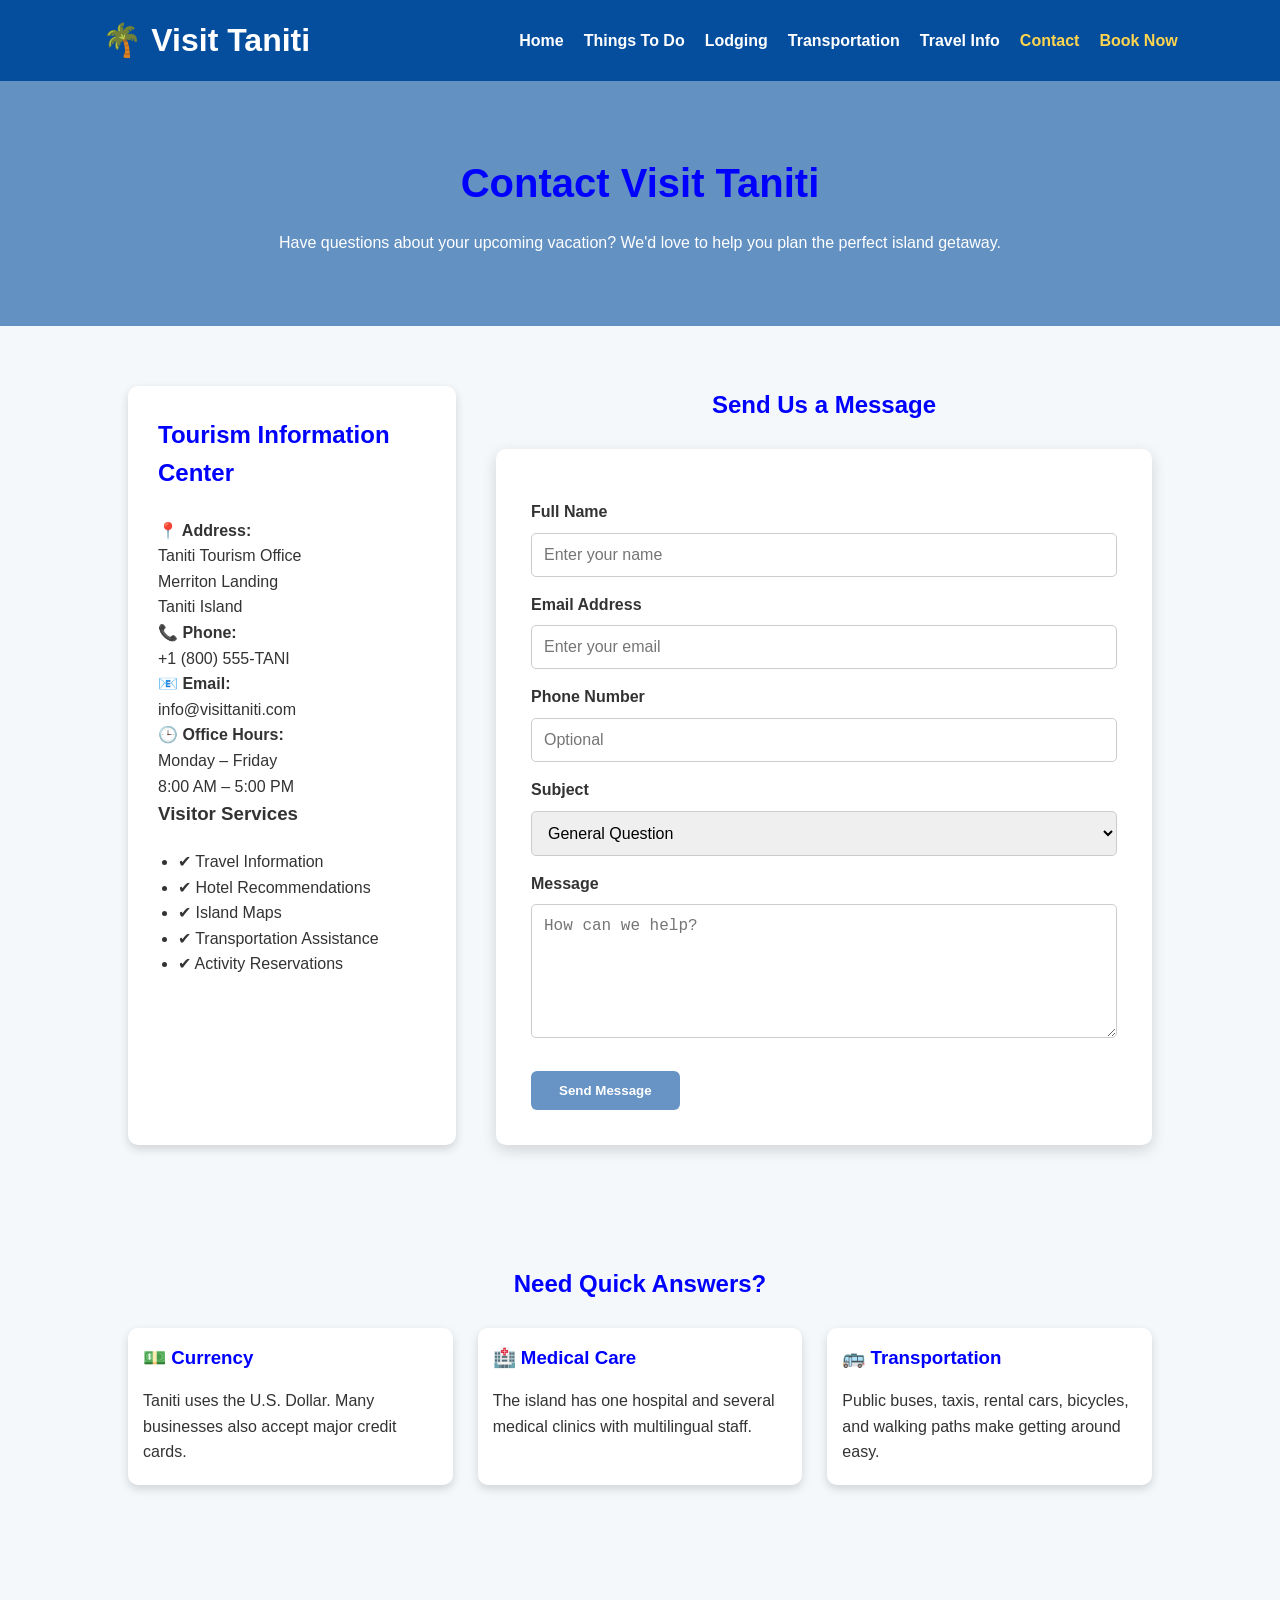
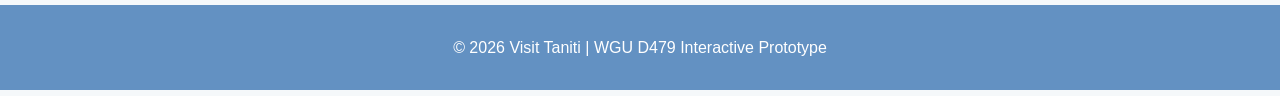
<file: contact.html>
<!DOCTYPE html>
<html lang="en">
<head>
    <meta charset="UTF-8">
    <meta name="viewport" content="width=device-width, initial-scale=1.0">
    <title>Contact Us | Visit Taniti</title>
    <link rel="stylesheet" href="style.css">
</head>

<body>

<header>
    <div class="logo">
        <h1>🌴 Visit Taniti</h1>
    </div>

    <nav>
        <ul>
            <li><a href="index.html">Home</a></li>
            <li><a href="entertainment.html">Things To Do</a></li>
            <li><a href="lodging.html">Lodging</a></li>
            <li><a href="transportation.html">Transportation</a></li>
            <li><a href="faq.html">Travel Info</a></li>
            <li><a href="contact.html" class="active">Contact</a></li>
            <li><a href="timetobook.html" class="active">Book Now</a></li>
        </ul>
    </nav>
</header>

<section class="page-banner">
    <h2>Contact Visit Taniti</h2>
    <p>
        Have questions about your upcoming vacation? We'd love to help you
        plan the perfect island getaway.
    </p>
</section>

<section class="contact-container">

    <div class="contact-info">

        <h2>Tourism Information Center</h2>

        <p><strong>📍 Address:</strong><br>
        Taniti Tourism Office<br>
        Merriton Landing<br>
        Taniti Island</p>

        <p><strong>📞 Phone:</strong><br>
        +1 (800) 555-TANI</p>

        <p><strong>📧 Email:</strong><br>
        info@visittaniti.com</p>

        <p><strong>🕒 Office Hours:</strong><br>
        Monday – Friday<br>
        8:00 AM – 5:00 PM</p>

        <h3>Visitor Services</h3>

        <ul>
            <li>✔ Travel Information</li>
            <li>✔ Hotel Recommendations</li>
            <li>✔ Island Maps</li>
            <li>✔ Transportation Assistance</li>
            <li>✔ Activity Reservations</li>
        </ul>

    </div>

    <div class="contact-form">

        <h2>Send Us a Message</h2>

        <form action="#" method="post">

            <label for="name">Full Name</label>
            <input
                type="text"
                id="name"
                name="name"
                placeholder="Enter your name"
                required>

            <label for="email">Email Address</label>
            <input
                type="email"
                id="email"
                name="email"
                placeholder="Enter your email"
                required>

            <label for="phone">Phone Number</label>
            <input
                type="tel"
                id="phone"
                name="phone"
                placeholder="Optional">

            <label for="subject">Subject</label>
            <select id="subject" name="subject">

                <option>General Question</option>
                <option>Hotel Information</option>
                <option>Transportation</option>
                <option>Tours & Activities</option>
                <option>Travel Assistance</option>

            </select>

            <label for="message">Message</label>

            <textarea
                id="message"
                name="message"
                rows="6"
                placeholder="How can we help?"
                required></textarea>

            <button type="submit" class="btn">
                Send Message
            </button>

        </form>

    </div>

</section>

<section class="faq-preview">

    <h2>Need Quick Answers?</h2>

    <div class="cards">

        <div class="card">
            <h3>💵 Currency</h3>
            <p>
                Taniti uses the U.S. Dollar. Many businesses also accept
                major credit cards.
            </p>
        </div>

        <div class="card">
            <h3>🏥 Medical Care</h3>
            <p>
                The island has one hospital and several medical clinics with
                multilingual staff.
            </p>
        </div>

        <div class="card">
            <h3>🚌 Transportation</h3>
            <p>
                Public buses, taxis, rental cars, bicycles, and walking
                paths make getting around easy.
            </p>
        </div>

    </div>

</section>

<footer>

    <p>
        © 2026 Visit Taniti | WGU D479 Interactive Prototype
    </p>

</footer>

<script src="script.js"></script>

</body>
</html>
</file>
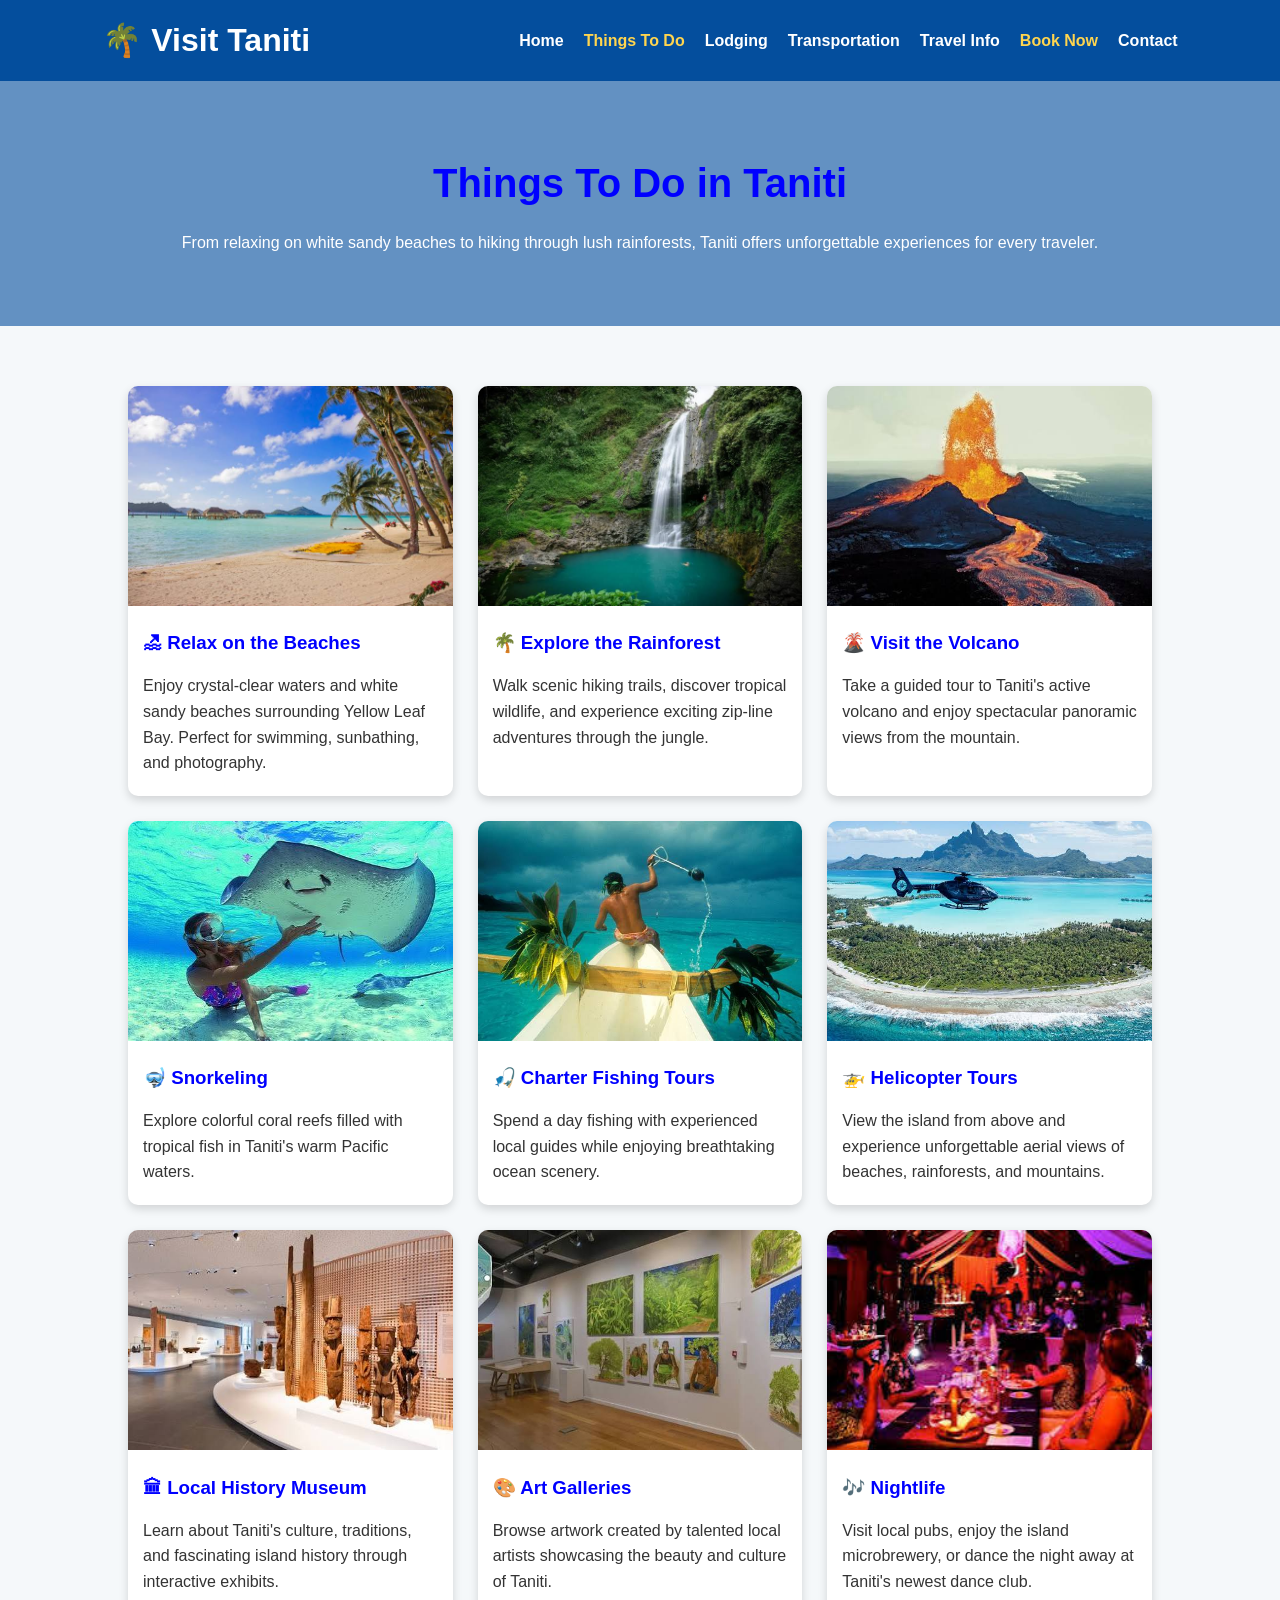
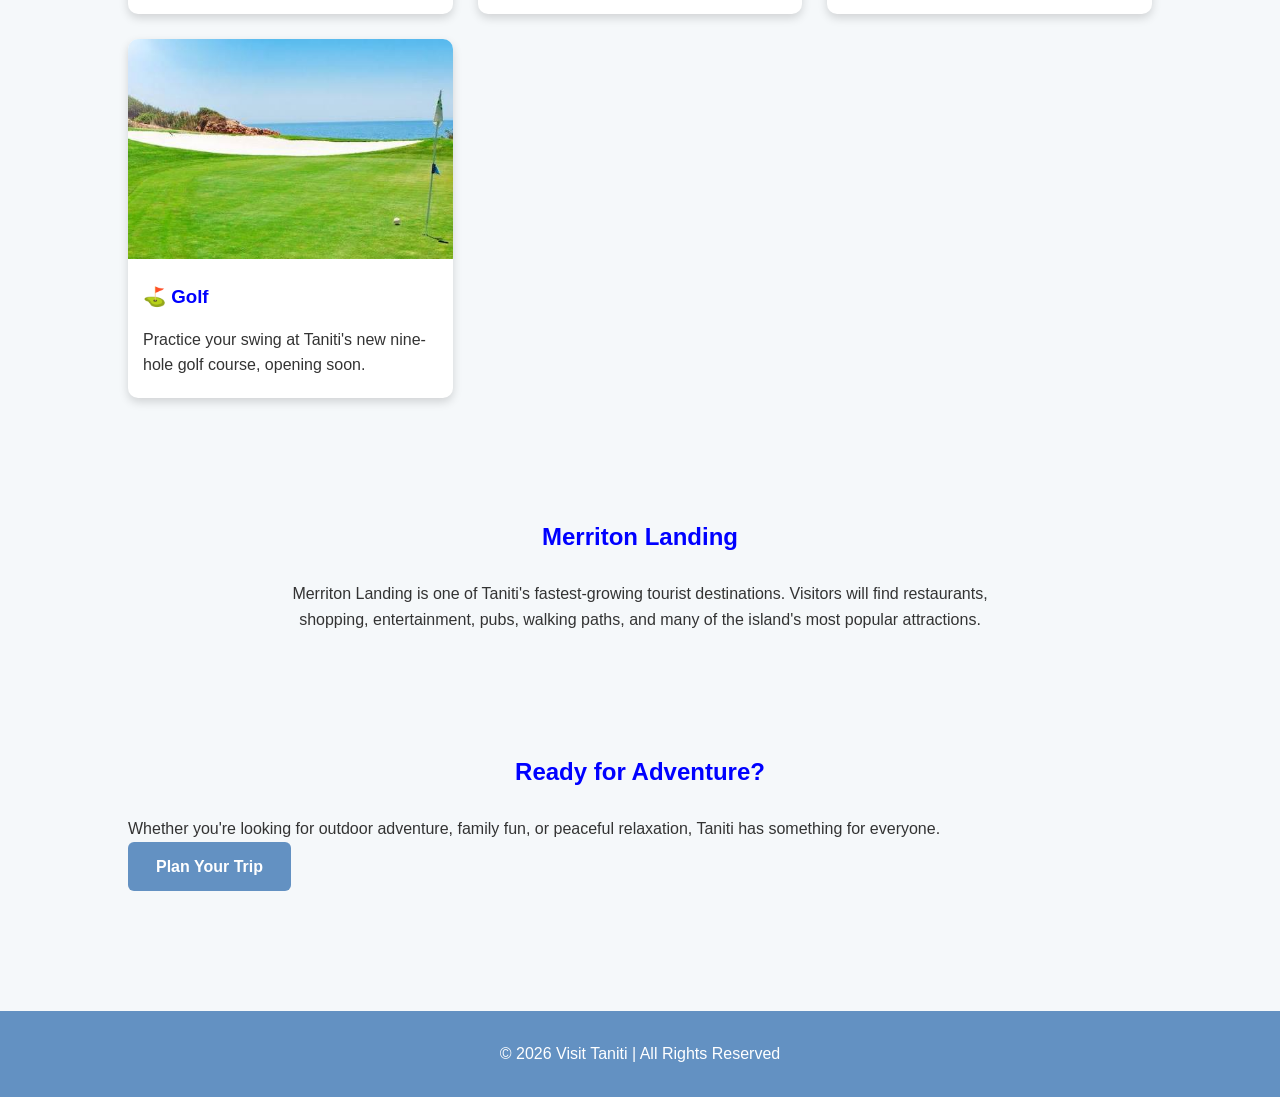
<file: entertainment.html>
<!DOCTYPE html>
<html lang="en">
<head>
    <meta charset="UTF-8">
    <meta name="viewport" content="width=device-width, initial-scale=1.0">
    <title>Things To Do | Visit Taniti</title>
    <link rel="stylesheet" href="style.css">
</head>

<body>

<header>
    <div class="logo">
        <h1>🌴 Visit Taniti</h1>
    </div>

    <nav>
        <ul>
            <li><a href="index.html">Home</a></li>
            <li><a href="entertainment.html" class="active">Things To Do</a></li>
            <li><a href="lodging.html">Lodging</a></li>
            <li><a href="transportation.html">Transportation</a></li>
            <li><a href="faq.html">Travel Info</a></li>
            <li><a href="timetobook.html" class="active">Book Now</a></li>
            <li><a href="contact.html">Contact</a></li>
        </ul>
    </nav>
</header>

<section class="page-banner">
    <h2>Things To Do in Taniti</h2>
    <p>
        From relaxing on white sandy beaches to hiking through lush rainforests,
        Taniti offers unforgettable experiences for every traveler.
    </p>
</section>

<section class="activities">

    <div class="card">
        <img src="images/beach.jpeg" alt="Beautiful beach">
        <h3>🏖 Relax on the Beaches</h3>
        <p>
            Enjoy crystal-clear waters and white sandy beaches surrounding
            Yellow Leaf Bay. Perfect for swimming, sunbathing, and photography.
        </p>
    </div>

    <div class="card">
        <img src="images/rainforest.jpeg" alt="Rainforest">
        <h3>🌴 Explore the Rainforest</h3>
        <p>
            Walk scenic hiking trails, discover tropical wildlife,
            and experience exciting zip-line adventures through the jungle.
        </p>
    </div>

    <div class="card">
        <img src="images/volcano.jpeg" alt="Volcano">
        <h3>🌋 Visit the Volcano</h3>
        <p>
            Take a guided tour to Taniti's active volcano and enjoy
            spectacular panoramic views from the mountain.
        </p>
    </div>

    <div class="card">
        <img src="images/snorkeling.jpeg" alt="Snorkeling">
        <h3>🤿 Snorkeling</h3>
        <p>
            Explore colorful coral reefs filled with tropical fish in
            Taniti's warm Pacific waters.
        </p>
    </div>

    <div class="card">
        <img src="images/fishing.jpeg" alt="Fishing">
        <h3>🎣 Charter Fishing Tours</h3>
        <p>
            Spend a day fishing with experienced local guides while enjoying
            breathtaking ocean scenery.
        </p>
    </div>

    <div class="card">
        <img src="images/helicopter.jpeg" alt="Helicopter Tour">
        <h3>🚁 Helicopter Tours</h3>
        <p>
            View the island from above and experience unforgettable aerial
            views of beaches, rainforests, and mountains.
        </p>
    </div>

    <div class="card">
        <img src="images/museum.jpeg" alt="Museum">
        <h3>🏛 Local History Museum</h3>
        <p>
            Learn about Taniti's culture, traditions, and fascinating island
            history through interactive exhibits.
        </p>
    </div>

    <div class="card">
        <img src="images/art.jpeg" alt="Art Gallery">
        <h3>🎨 Art Galleries</h3>
        <p>
            Browse artwork created by talented local artists showcasing the
            beauty and culture of Taniti.
        </p>
    </div>

    <div class="card">
        <img src="images/nightlife.jpeg" alt="Nightlife">
        <h3>🎶 Nightlife</h3>
        <p>
            Visit local pubs, enjoy the island microbrewery,
            or dance the night away at Taniti's newest dance club.
        </p>
    </div>

    <div class="card">
        <img src="images/golf.jpeg" alt="Golf Course">
        <h3>⛳ Golf</h3>
        <p>
            Practice your swing at Taniti's new nine-hole golf course,
            opening soon.
        </p>
    </div>

</section>

<section class="featured">

    <h2>Merriton Landing</h2>

    <p>
        Merriton Landing is one of Taniti's fastest-growing tourist destinations.
        Visitors will find restaurants, shopping, entertainment, pubs,
        walking paths, and many of the island's most popular attractions.
    </p>

</section>

<section class="cta">

    <h2>Ready for Adventure?</h2>

    <p>
        Whether you're looking for outdoor adventure, family fun,
        or peaceful relaxation, Taniti has something for everyone.
    </p>

    <a href="contact.html" class="btn">Plan Your Trip</a>

</section>

<footer>

    <p>
        © 2026 Visit Taniti | All Rights Reserved
    </p>

</footer>

</body>
</html>
</file>
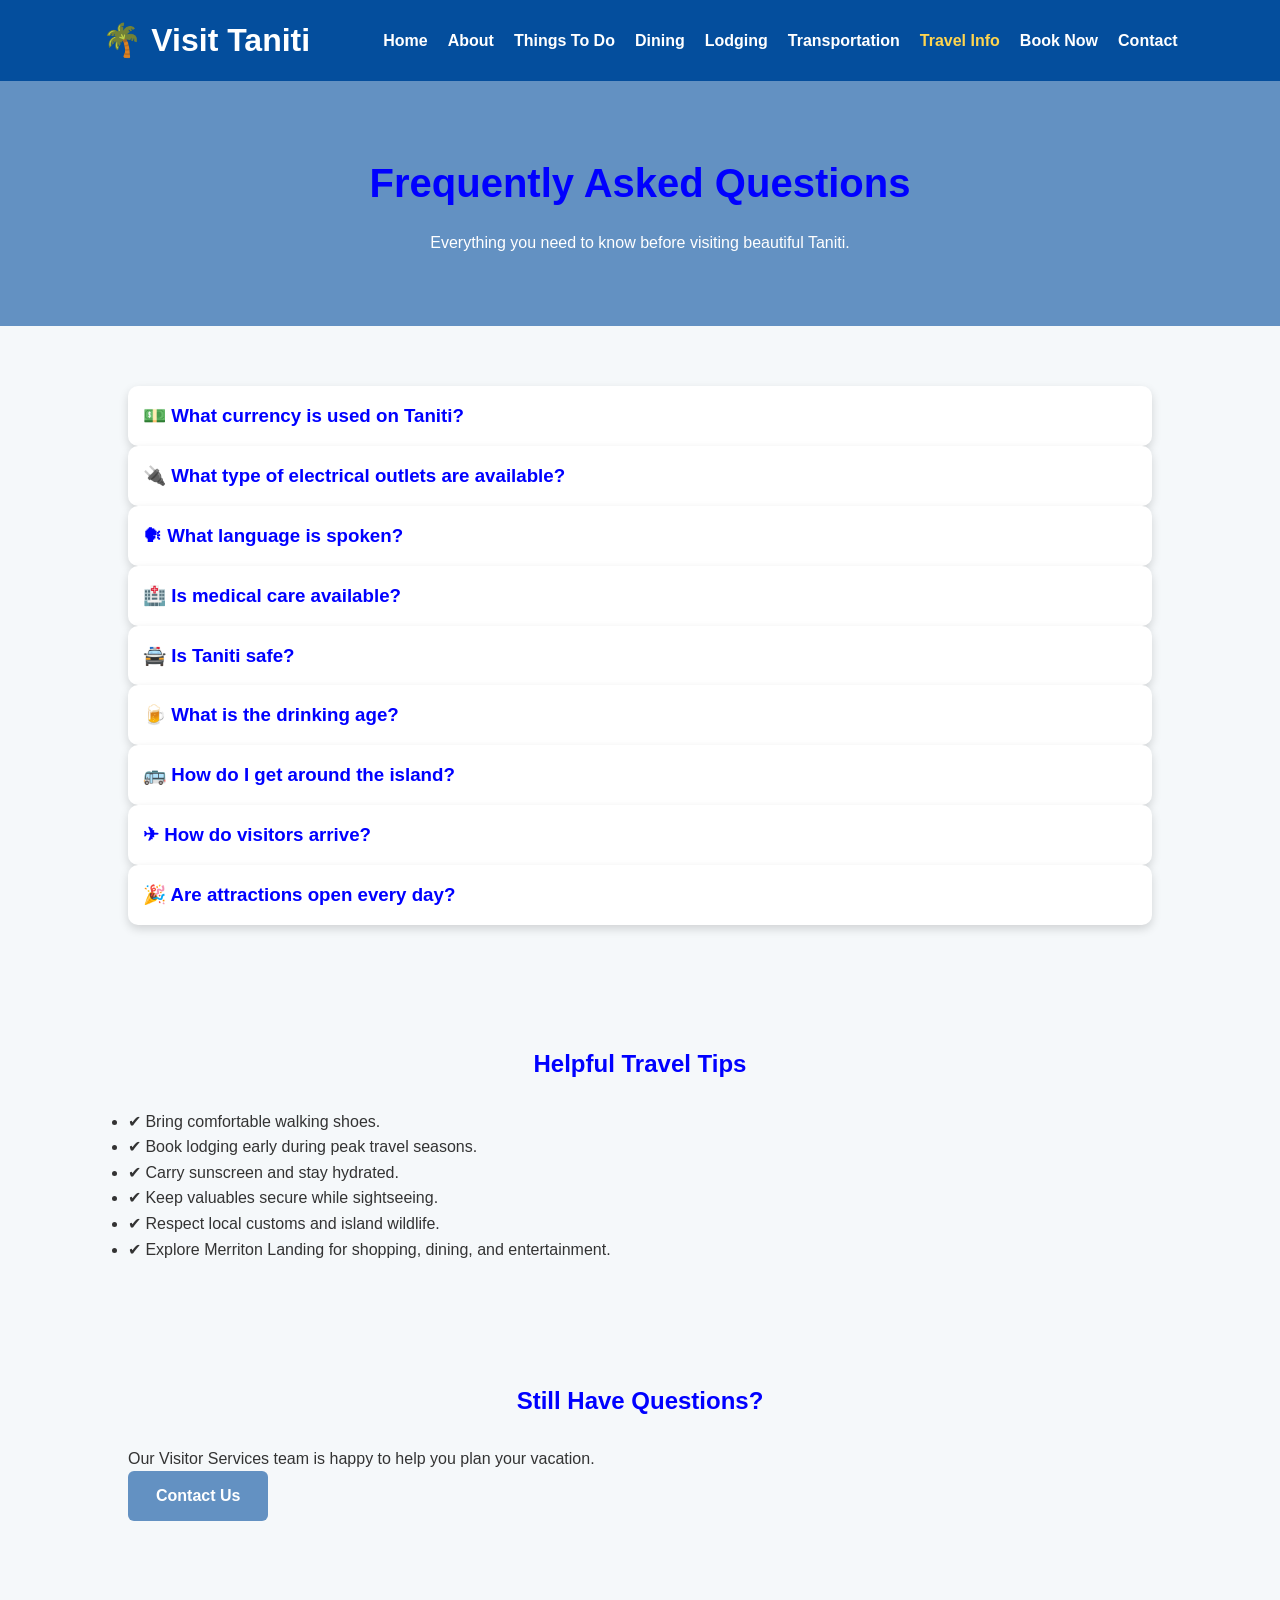
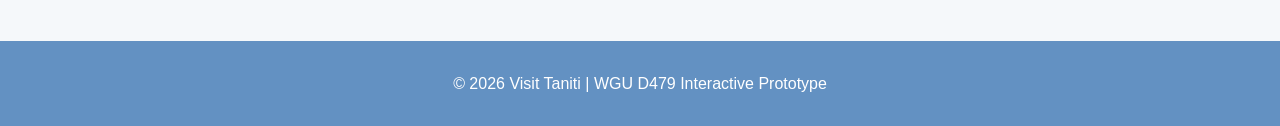
<file: faq.html>
<!DOCTYPE html>
<html lang="en">
<head>
    <meta charset="UTF-8">
    <meta name="viewport" content="width=device-width, initial-scale=1.0">
    <title>Travel Information | Visit Taniti</title>
    <link rel="stylesheet" href="style.css">
</head>

<body>

<header>

    <div class="logo">
        <h1>🌴 Visit Taniti</h1>
    </div>

    <nav>
        <ul>
            <li><a href="index.html">Home</a></li>
            <li><a href="about.html">About</a></li>
            <li><a href="attractions.html">Things To Do</a></li>
            <li><a href="dining.html">Dining</a></li>
            <li><a href="lodging.html">Lodging</a></li>
            <li><a href="transportation.html">Transportation</a></li>
            <li><a href="faq.html" class="active">Travel Info</a></li>
            <li><a href="timetobook.html">Book Now</a></li>
            <li><a href="contact.html">Contact</a></li>
        </ul>
    </nav>

</header>

<section class="page-banner">

    <h2>Frequently Asked Questions</h2>

    <p>
        Everything you need to know before visiting beautiful Taniti.
    </p>

</section>

<section class="faq-section">

    <div class="card">

        <h3>💵 What currency is used on Taniti?</h3>

        <p>
            Taniti uses the <strong>U.S. Dollar (USD)</strong>. Many businesses
            also accept major credit cards, euros, and Japanese yen.
        </p>

    </div>

    <div class="card">

        <h3>🔌 What type of electrical outlets are available?</h3>

        <p>
            Power outlets are 120 volts, the same standard used in the United States.
        </p>

    </div>

    <div class="card">

        <h3>🗣 What language is spoken?</h3>

        <p>
            Many younger Tanitians speak fluent English. In rural areas,
            English may be less common among older residents.
        </p>

    </div>

    <div class="card">

        <h3>🏥 Is medical care available?</h3>

        <p>
            Yes. Taniti has one hospital and several medical clinics.
            The hospital has multilingual employees to assist visitors.
        </p>

    </div>

    <div class="card">

        <h3>🚔 Is Taniti safe?</h3>

        <p>
            Taniti is considered a very safe destination.
            Violent crime is rare, but visitors should remain aware of
            occasional pickpocketing in busy tourist areas.
        </p>

    </div>

    <div class="card">

        <h3>🍺 What is the drinking age?</h3>

        <p>
            The legal drinking age is 18.
            Alcohol is not sold or served between midnight and 9:00 a.m.
        </p>

    </div>

    <div class="card">

        <h3>🚌 How do I get around the island?</h3>

        <p>
            Visitors can travel using public buses, taxis, rental cars,
            bicycles, or by walking through Taniti City and Merriton Landing.
        </p>

    </div>

    <div class="card">

        <h3>✈ How do visitors arrive?</h3>

        <p>
            Most visitors arrive by airplane.
            A small cruise ship also docks at Yellow Leaf Bay once each week.
        </p>

    </div>

    <div class="card">

        <h3>🎉 Are attractions open every day?</h3>

        <p>
            Taniti celebrates many national holidays.
            Some attractions and restaurants may close during holidays,
            so visitors should plan ahead.
        </p>

    </div>

</section>

<section class="travel-tips">

    <h2>Helpful Travel Tips</h2>

    <ul>

        <li>✔ Bring comfortable walking shoes.</li>

        <li>✔ Book lodging early during peak travel seasons.</li>

        <li>✔ Carry sunscreen and stay hydrated.</li>

        <li>✔ Keep valuables secure while sightseeing.</li>

        <li>✔ Respect local customs and island wildlife.</li>

        <li>✔ Explore Merriton Landing for shopping, dining, and entertainment.</li>

    </ul>

</section>

<section class="cta">

    <h2>Still Have Questions?</h2>

    <p>
        Our Visitor Services team is happy to help you plan your vacation.
    </p>

    <a href="contact.html" class="btn">
        Contact Us
    </a>

</section>

<footer>

    <p>
        © 2026 Visit Taniti | WGU D479 Interactive Prototype
    </p>

</footer>

<script src="script.js"></script>

</body>
</html>
</file>
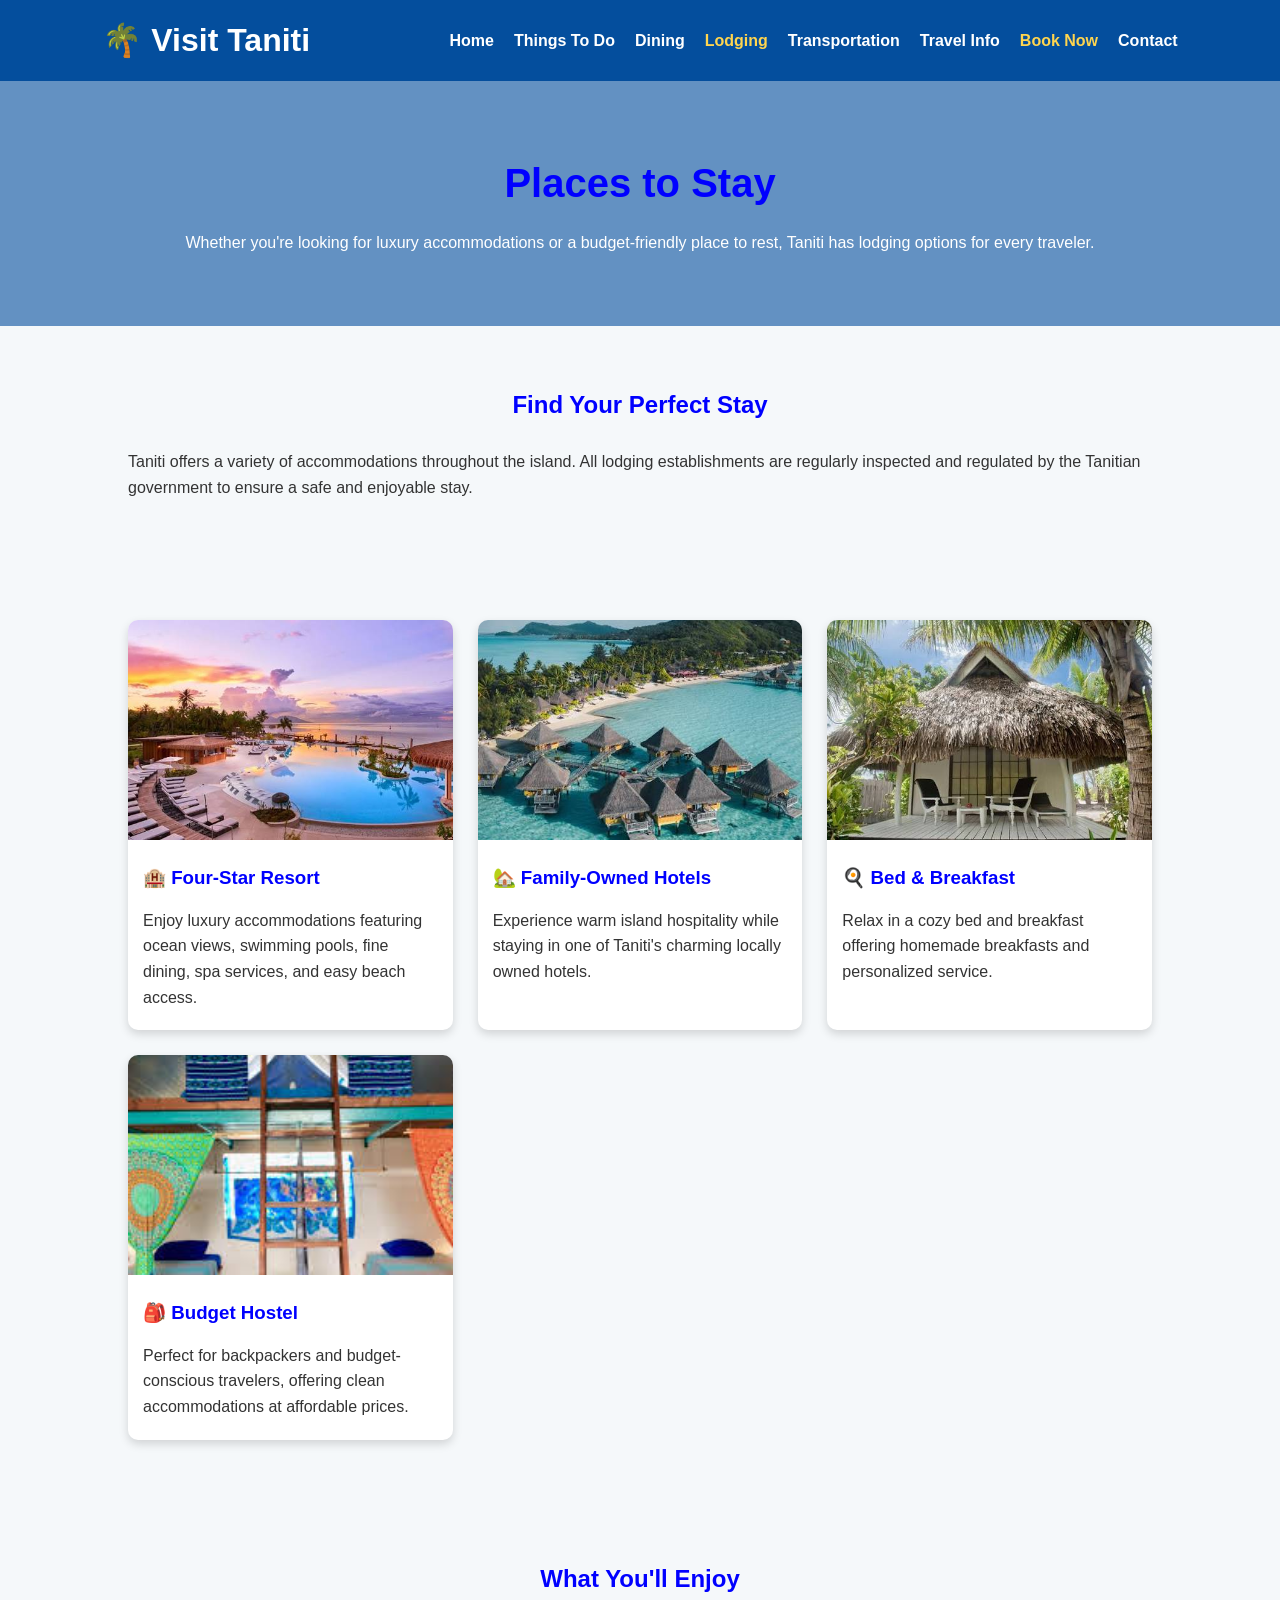
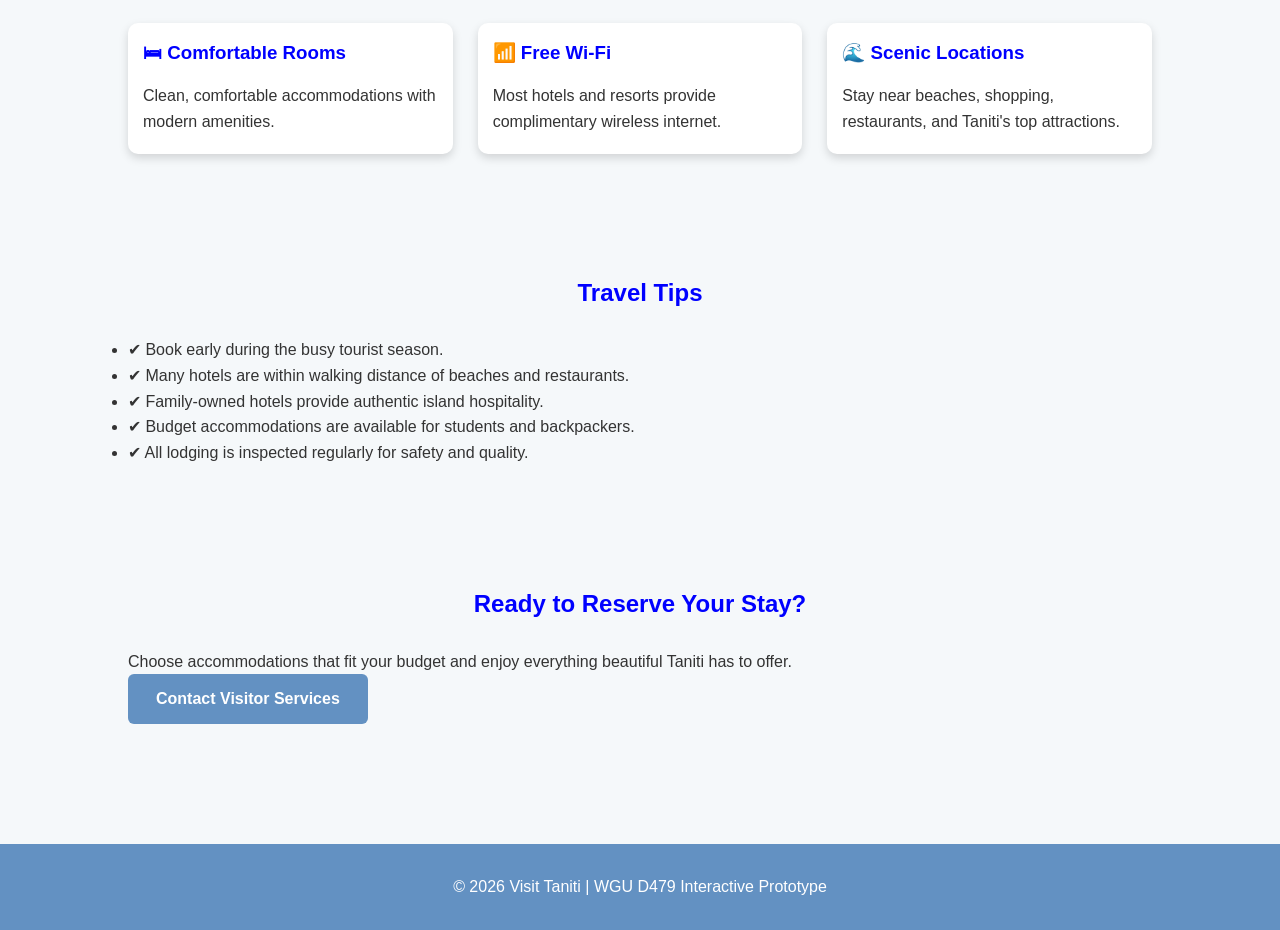
<file: lodging.html>
<!DOCTYPE html>
<html lang="en">
<head>
    <meta charset="UTF-8">
    <meta name="viewport" content="width=device-width, initial-scale=1.0">
    <title>Lodging | Visit Taniti</title>
    <link rel="stylesheet" href="style.css">
</head>

<body>

<header>
    <div class="logo">
        <h1>🌴 Visit Taniti</h1>
    </div>

    <nav>
        <ul>
            <li><a href="index.html">Home</a></li>
            <li><a href="entertationment.html">Things To Do</a></li>
            <li><a href="dining.html">Dining</a></li>
            <li><a href="lodging.html" class="active">Lodging</a></li>
            <li><a href="transportation.html">Transportation</a></li>
            <li><a href="faq.html">Travel Info</a></li>
            <li><a href="timetobook.html" class="active">Book Now</a></li>
            <li><a href="contact.html">Contact</a></li>
        </ul>
    </nav>
</header>

<section class="page-banner">
    <h2>Places to Stay</h2>
    <p>
        Whether you're looking for luxury accommodations or a budget-friendly
        place to rest, Taniti has lodging options for every traveler.
    </p>
</section>

<section class="lodging-intro">

    <h2>Find Your Perfect Stay</h2>

    <p>
        Taniti offers a variety of accommodations throughout the island.
        All lodging establishments are regularly inspected and regulated by
        the Tanitian government to ensure a safe and enjoyable stay.
    </p>

</section>

<section class="lodging-grid">

    <div class="card">
        <img src="images/resort.jpeg" alt="Luxury beach resort">
        <h3>🏨 Four-Star Resort</h3>
        <p>
            Enjoy luxury accommodations featuring ocean views,
            swimming pools, fine dining, spa services,
            and easy beach access.
        </p>
    </div>

    <div class="card">
        <img src="images/hotel.jpeg" alt="Family-owned hotel">
        <h3>🏡 Family-Owned Hotels</h3>
        <p>
            Experience warm island hospitality while staying
            in one of Taniti's charming locally owned hotels.
        </p>
    </div>

    <div class="card">
        <img src="images/bnb.jpeg" alt="Bed and Breakfast">
        <h3>🍳 Bed & Breakfast</h3>
        <p>
            Relax in a cozy bed and breakfast offering
            homemade breakfasts and personalized service.
        </p>
    </div>

    <div class="card">
        <img src="images/hostel.jpeg" alt="Budget hostel">
        <h3>🎒 Budget Hostel</h3>
        <p>
            Perfect for backpackers and budget-conscious travelers,
            offering clean accommodations at affordable prices.
        </p>
    </div>

</section>

<section class="amenities">

    <h2>What You'll Enjoy</h2>

    <div class="cards">

        <div class="card">
            <h3>🛏 Comfortable Rooms</h3>
            <p>
                Clean, comfortable accommodations with modern amenities.
            </p>
        </div>

        <div class="card">
            <h3>📶 Free Wi-Fi</h3>
            <p>
                Most hotels and resorts provide complimentary wireless internet.
            </p>
        </div>

        <div class="card">
            <h3>🌊 Scenic Locations</h3>
            <p>
                Stay near beaches, shopping, restaurants,
                and Taniti's top attractions.
            </p>
        </div>

    </div>

</section>

<section class="booking-tips">

    <h2>Travel Tips</h2>

    <ul>
        <li>✔ Book early during the busy tourist season.</li>
        <li>✔ Many hotels are within walking distance of beaches and restaurants.</li>
        <li>✔ Family-owned hotels provide authentic island hospitality.</li>
        <li>✔ Budget accommodations are available for students and backpackers.</li>
        <li>✔ All lodging is inspected regularly for safety and quality.</li>
    </ul>

</section>

<section class="cta">

    <h2>Ready to Reserve Your Stay?</h2>

    <p>
        Choose accommodations that fit your budget and enjoy everything
        beautiful Taniti has to offer.
    </p>

    <a href="contact.html" class="btn">
        Contact Visitor Services
    </a>

</section>

<footer>

    <p>
        © 2026 Visit Taniti | WGU D479 Interactive Prototype
    </p>

</footer>

<script src="script.js"></script>

</body>
</html>
</file>
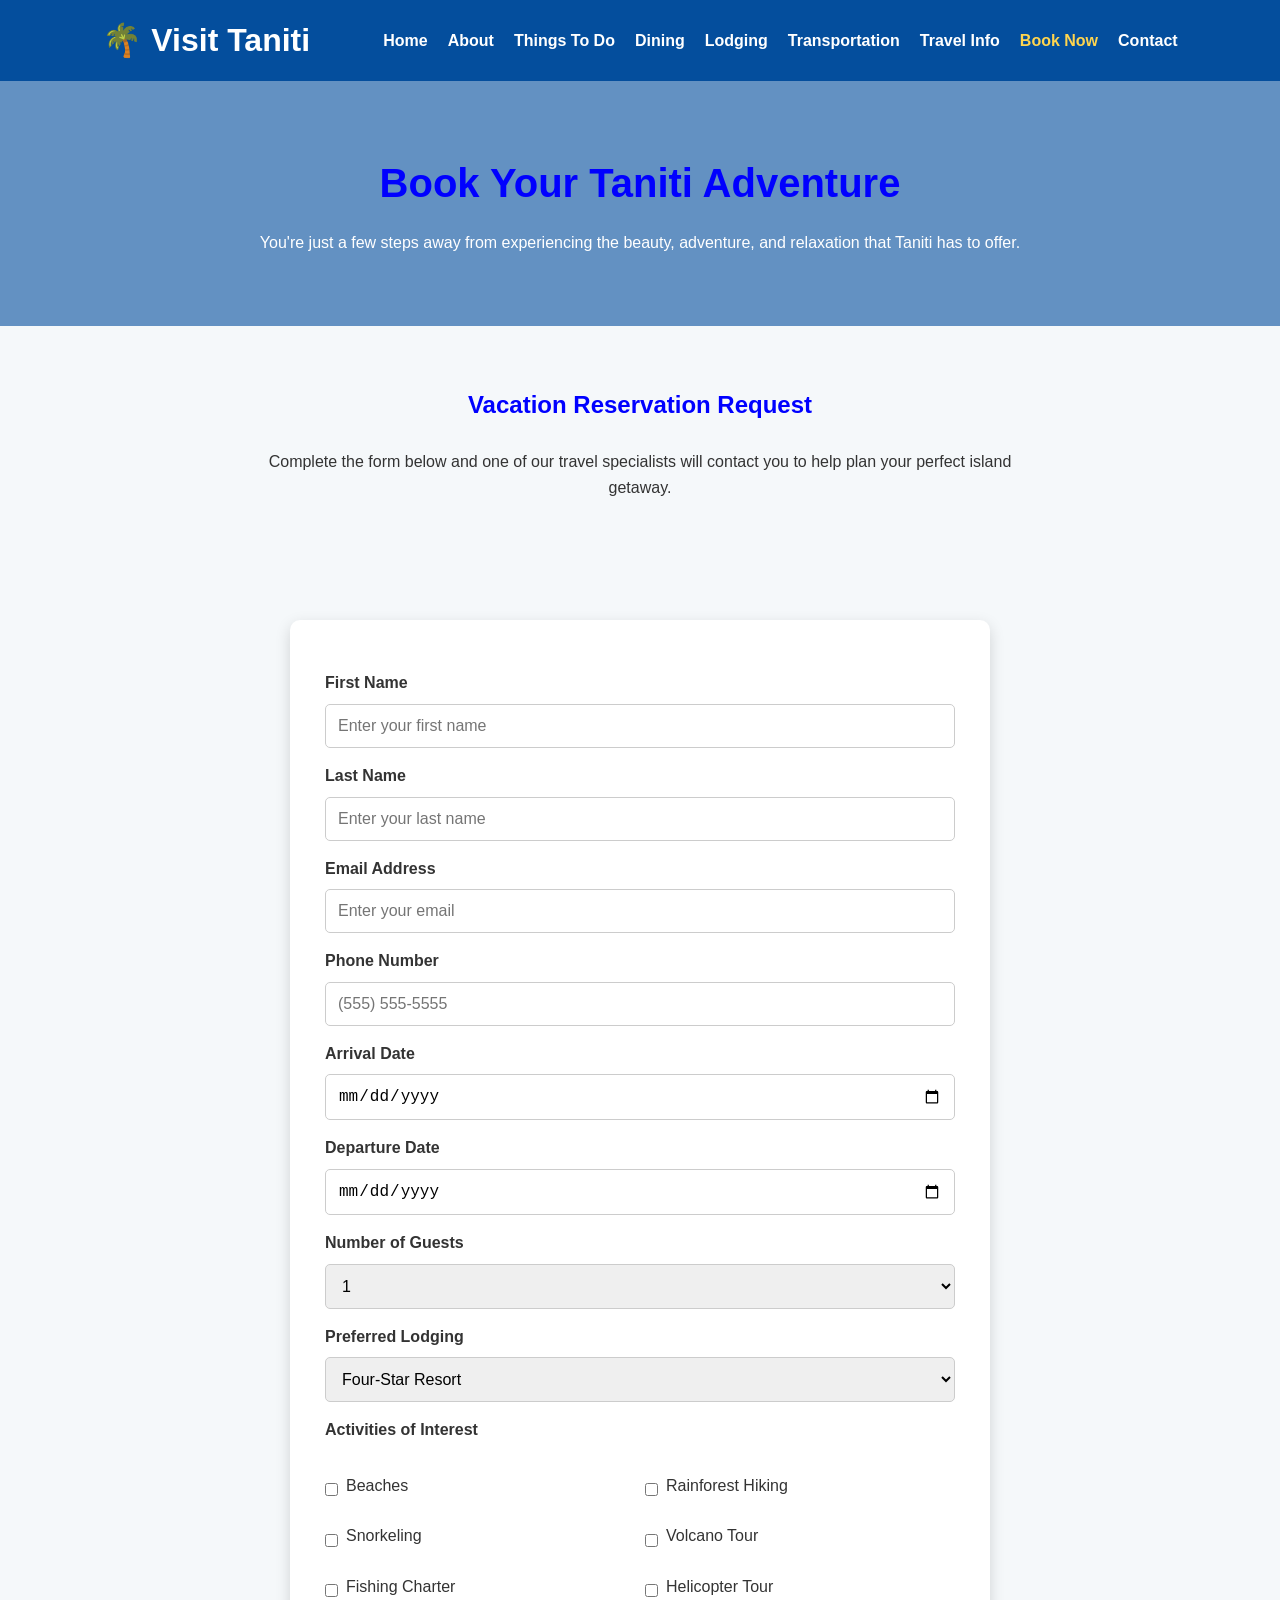
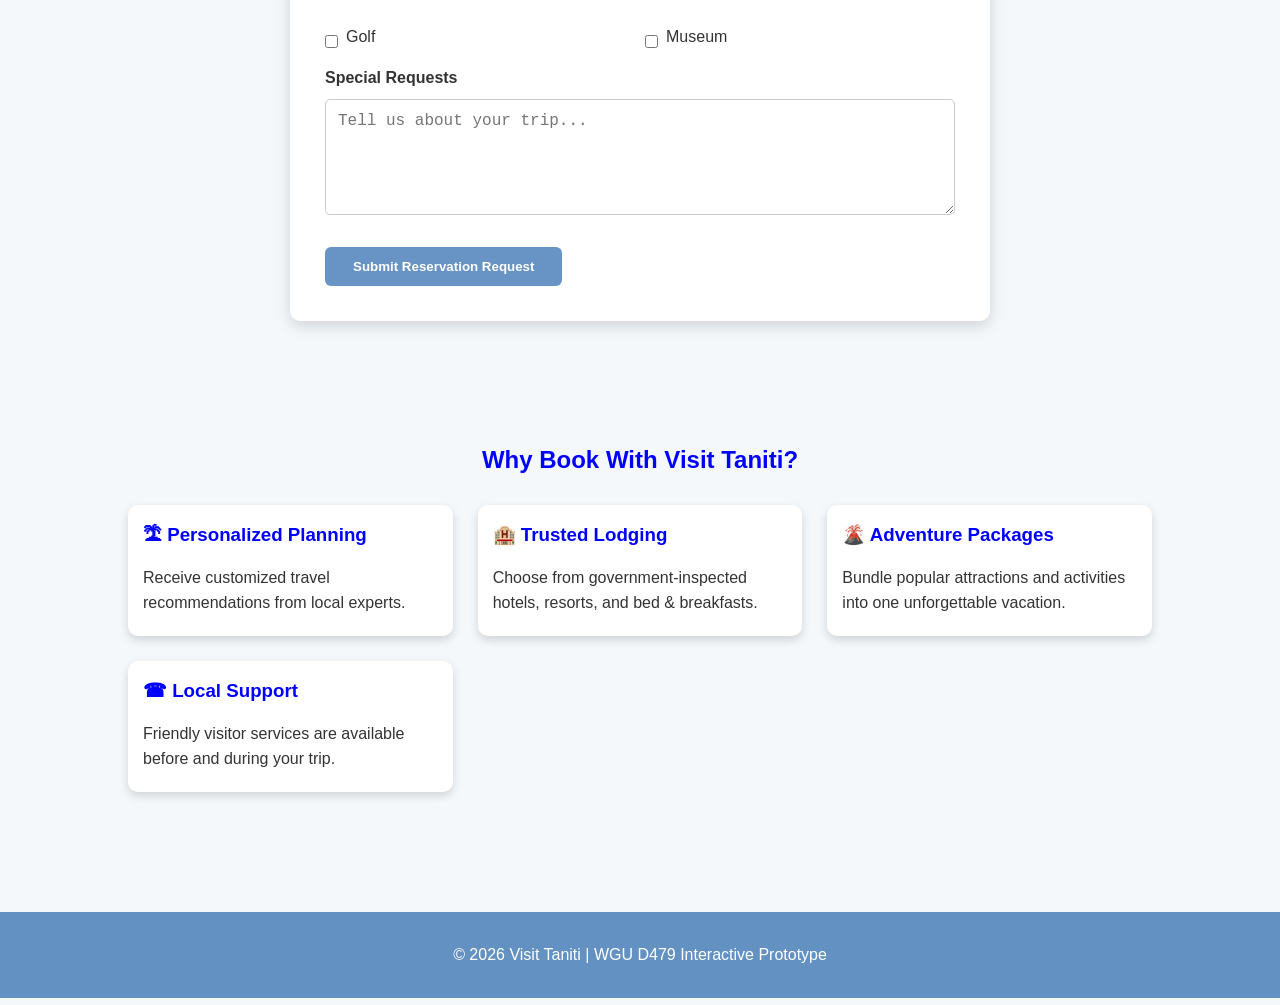
<file: timetobook.html>
<!DOCTYPE html>
<html lang="en">
<head>
    <meta charset="UTF-8">
    <meta name="viewport" content="width=device-width, initial-scale=1.0">
    <title>Time to Book | Visit Taniti</title>
    <link rel="stylesheet" href="style.css">
</head>

<body>

<header>
    <div class="logo">
        <h1>🌴 Visit Taniti</h1>
    </div>

    <nav>
        <ul>
            <li><a href="index.html">Home</a></li>
            <li><a href="about.html">About</a></li>
            <li><a href="entertainment.html">Things To Do</a></li>
            <li><a href="dining.html">Dining</a></li>
            <li><a href="lodging.html">Lodging</a></li>
            <li><a href="transportation.html">Transportation</a></li>
            <li><a href="faq.html">Travel Info</a></li>
            <li><a href="timetobook.html" class="active">Book Now</a></li>
            <li><a href="contact.html">Contact</a></li>
        </ul>
    </nav>
</header>

<section class="page-banner">
    <h2>Book Your Taniti Adventure</h2>
    <p>
        You're just a few steps away from experiencing the beauty, adventure,
        and relaxation that Taniti has to offer.
    </p>
</section>

<section class="booking-info">

    <h2>Vacation Reservation Request</h2>

    <p>
        Complete the form below and one of our travel specialists will contact
        you to help plan your perfect island getaway.
    </p>

</section>

<section class="booking-form">

<form id="bookingForm">

    <label for="firstName">First Name</label>
    <input
        type="text"
        id="firstName"
        name="firstName"
        placeholder="Enter your first name"
        required>

    <label for="lastName">Last Name</label>
    <input
        type="text"
        id="lastName"
        name="lastName"
        placeholder="Enter your last name"
        required>

    <label for="email">Email Address</label>
    <input
        type="email"
        id="email"
        name="email"
        placeholder="Enter your email"
        required>

    <label for="phone">Phone Number</label>
    <input
        type="tel"
        id="phone"
        name="phone"
        placeholder="(555) 555-5555">

    <label for="arrival">Arrival Date</label>
    <input
        type="date"
        id="arrival"
        name="arrival"
        required>

    <label for="departure">Departure Date</label>
    <input
        type="date"
        id="departure"
        name="departure"
        required>

    <label for="guests">Number of Guests</label>
    <select id="guests" name="guests">
        <option>1</option>
        <option>2</option>
        <option>3</option>
        <option>4</option>
        <option>5+</option>
    </select>

    <label for="lodging">Preferred Lodging</label>
    <select id="lodging" name="lodging">
        <option>Four-Star Resort</option>
        <option>Family-Owned Hotel</option>
        <option>Bed & Breakfast</option>
        <option>Budget Hostel</option>
        <option>No Preference</option>
    </select>

    <label for="activities">Activities of Interest</label>

    <div class="checkbox-group">

        <label><input type="checkbox"> Beaches</label>

        <label><input type="checkbox"> Rainforest Hiking</label>

        <label><input type="checkbox"> Snorkeling</label>

        <label><input type="checkbox"> Volcano Tour</label>

        <label><input type="checkbox"> Fishing Charter</label>

        <label><input type="checkbox"> Helicopter Tour</label>

        <label><input type="checkbox"> Golf</label>

        <label><input type="checkbox"> Museum</label>

    </div>

    <label for="comments">Special Requests</label>

    <textarea
        id="comments"
        name="comments"
        rows="5"
        placeholder="Tell us about your trip..."></textarea>

    <button type="submit" class="btn">
        Submit Reservation Request
    </button>

</form>

</section>

<section class="booking-benefits">

<h2>Why Book With Visit Taniti?</h2>

<div class="cards">

<div class="card">
<h3>🏝 Personalized Planning</h3>
<p>Receive customized travel recommendations from local experts.</p>
</div>

<div class="card">
<h3>🏨 Trusted Lodging</h3>
<p>Choose from government-inspected hotels, resorts, and bed & breakfasts.</p>
</div>

<div class="card">
<h3>🌋 Adventure Packages</h3>
<p>Bundle popular attractions and activities into one unforgettable vacation.</p>
</div>

<div class="card">
<h3>☎ Local Support</h3>
<p>Friendly visitor services are available before and during your trip.</p>
</div>

</div>

</section>

<footer>

<p>
© 2026 Visit Taniti | WGU D479 Interactive Prototype
</p>

</footer>

<script>
document.getElementById("bookingForm").addEventListener("submit", function(event) {
    event.preventDefault();
    alert("Thank you for your reservation request! A Taniti travel specialist will contact you soon.");
});
</script>

</body>
</html>
</file>
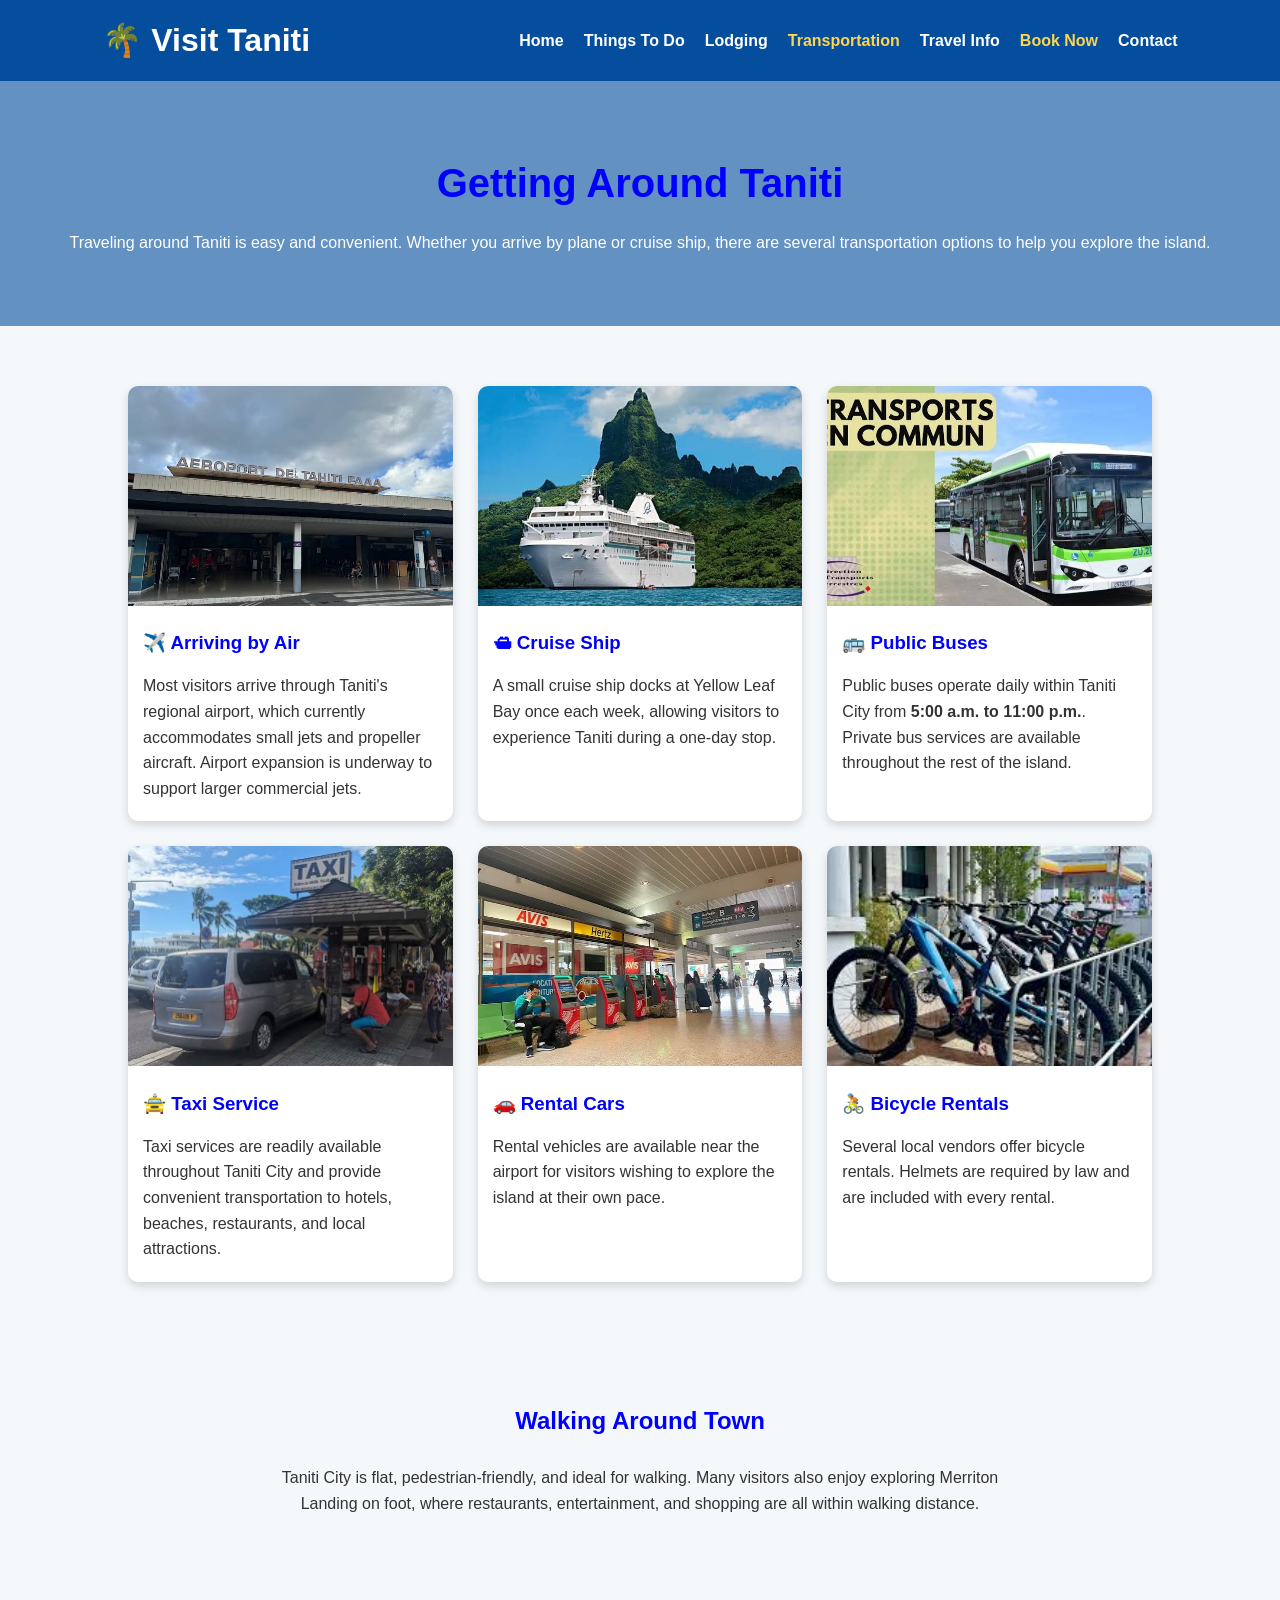
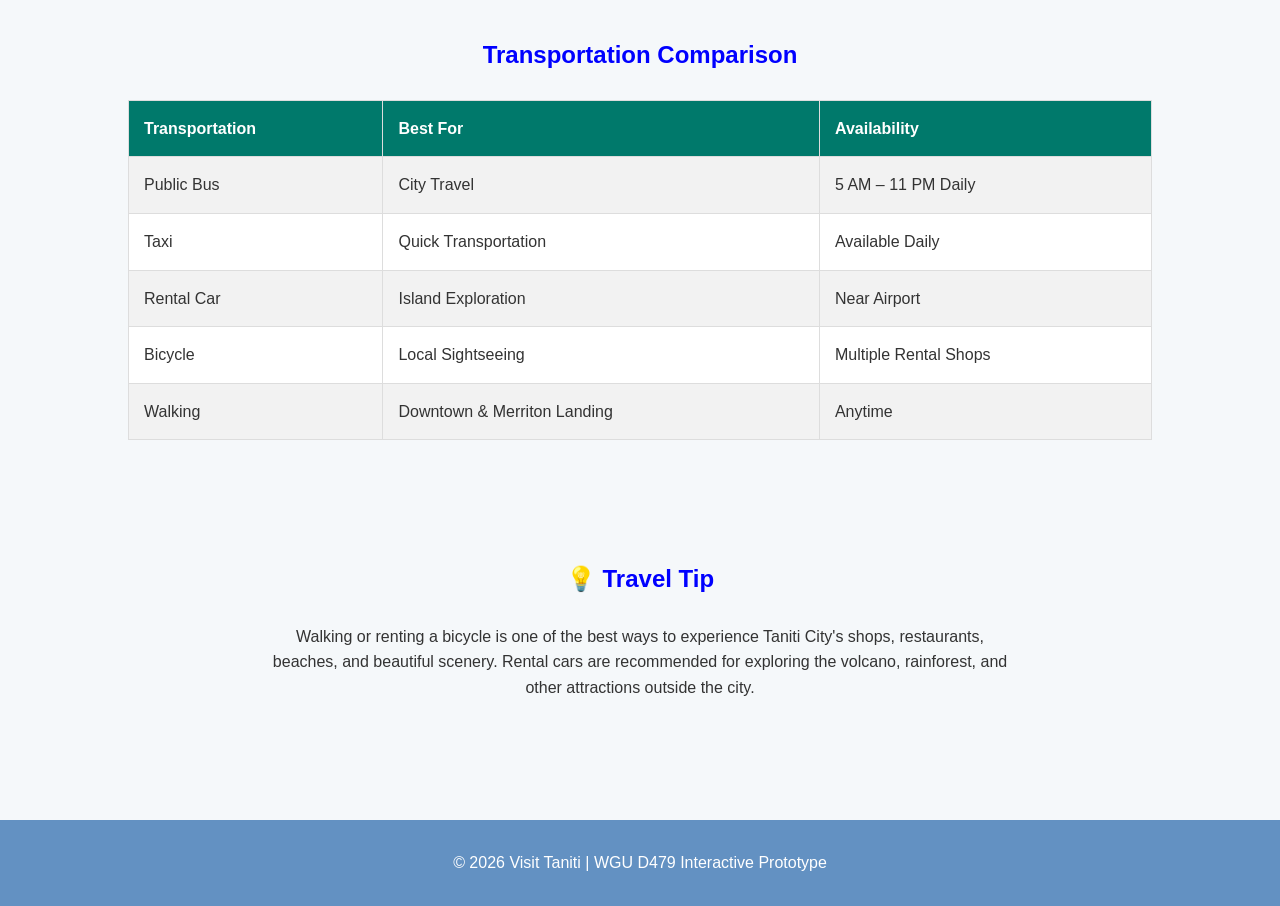
<file: transportation.html>
<!DOCTYPE html>
<html lang="en">
<head>
    <meta charset="UTF-8">
    <meta name="viewport" content="width=device-width, initial-scale=1.0">
    <title>Transportation | Visit Taniti</title>
    <link rel="stylesheet" href="style.css">
</head>

<body>

<header>
    <div class="logo">
        <h1>🌴 Visit Taniti</h1>
    </div>

    <nav>
        <ul>
            <li><a href="index.html">Home</a></li>
            <li><a href="entertainment.html">Things To Do</a></li>
            <li><a href="lodging.html">Lodging</a></li>
            <li><a href="transportation.html" class="active">Transportation</a></li>
            <li><a href="faq.html">Travel Info</a></li>
            <li><a href="timetobook.html" class="active">Book Now</a></li>
            <li><a href="contact.html">Contact</a></li>
        </ul>
    </nav>
</header>

<section class="page-banner">
    <h2>Getting Around Taniti</h2>
    <p>
        Traveling around Taniti is easy and convenient. Whether you arrive by
        plane or cruise ship, there are several transportation options to help
        you explore the island.
    </p>
</section>

<section class="transport-grid">

    <div class="card">
        <img src="images/airport.jpeg" alt="Taniti Airport">
        <h3>✈️ Arriving by Air</h3>
        <p>
            Most visitors arrive through Taniti's regional airport, which
            currently accommodates small jets and propeller aircraft.
            Airport expansion is underway to support larger commercial jets.
        </p>
    </div>

    <div class="card">
        <img src="images/cruise.jpeg" alt="Cruise Ship">
        <h3>🛳 Cruise Ship</h3>
        <p>
            A small cruise ship docks at Yellow Leaf Bay once each week,
            allowing visitors to experience Taniti during a one-day stop.
        </p>
    </div>

    <div class="card">
        <img src="images/bus.jpeg" alt="Public Bus">
        <h3>🚌 Public Buses</h3>
        <p>
            Public buses operate daily within Taniti City from
            <strong>5:00 a.m. to 11:00 p.m.</strong>.
            Private bus services are available throughout the rest of the island.
        </p>
    </div>

    <div class="card">
        <img src="images/taxi.jpeg" alt="Taxi">
        <h3>🚖 Taxi Service</h3>
        <p>
            Taxi services are readily available throughout Taniti City and
            provide convenient transportation to hotels, beaches,
            restaurants, and local attractions.
        </p>
    </div>

    <div class="card">
        <img src="images/rental-car.jpeg" alt="Rental Car">
        <h3>🚗 Rental Cars</h3>
        <p>
            Rental vehicles are available near the airport for visitors
            wishing to explore the island at their own pace.
        </p>
    </div>

    <div class="card">
        <img src="images/bicycle.jpeg" alt="Bicycle">
        <h3>🚴 Bicycle Rentals</h3>
        <p>
            Several local vendors offer bicycle rentals.
            Helmets are required by law and are included with every rental.
        </p>
    </div>

</section>

<section class="walking">

    <h2>Walking Around Town</h2>

    <p>
        Taniti City is flat, pedestrian-friendly, and ideal for walking.
        Many visitors also enjoy exploring Merriton Landing on foot,
        where restaurants, entertainment, and shopping are all within
        walking distance.
    </p>

</section>

<section class="transport-table">

    <h2>Transportation Comparison</h2>

    <table>

        <tr>
            <th>Transportation</th>
            <th>Best For</th>
            <th>Availability</th>
        </tr>

        <tr>
            <td>Public Bus</td>
            <td>City Travel</td>
            <td>5 AM – 11 PM Daily</td>
        </tr>

        <tr>
            <td>Taxi</td>
            <td>Quick Transportation</td>
            <td>Available Daily</td>
        </tr>

        <tr>
            <td>Rental Car</td>
            <td>Island Exploration</td>
            <td>Near Airport</td>
        </tr>

        <tr>
            <td>Bicycle</td>
            <td>Local Sightseeing</td>
            <td>Multiple Rental Shops</td>
        </tr>

        <tr>
            <td>Walking</td>
            <td>Downtown & Merriton Landing</td>
            <td>Anytime</td>
        </tr>

    </table>

</section>

<section class="travel-tip">

    <h2>💡 Travel Tip</h2>

    <p>
        Walking or renting a bicycle is one of the best ways to experience
        Taniti City's shops, restaurants, beaches, and beautiful scenery.
        Rental cars are recommended for exploring the volcano,
        rainforest, and other attractions outside the city.
    </p>

</section>

<footer>

    <p>
        © 2026 Visit Taniti | WGU D479 Interactive Prototype
    </p>

</footer>

<script src="script.js"></script>

</body>
</html>
</file>
<file: style.css>
/* ==========================
   Visit Taniti - style.css
   ========================== */

/* Reset */
*{
    margin:0;
    padding:0;
    box-sizing:border-box;
}

/* Body */

body{
    font-family:Arial, Helvetica, sans-serif;
    background:#f5f8fa;
    color:#333;
    line-height:1.6;
}

/* Header */

header{
    background:#044e9d;
    color:white;
    display:flex;
    justify-content:space-between;
    align-items:center;
    padding:15px 8%;
    position:sticky;
    top:0;
    z-index:1000;
}

.logo h1{
    font-size:2rem;
}

nav ul{
    list-style:none;
    display:flex;
    gap:20px;
}

nav a{
    color:white;
    text-decoration:none;
    font-weight:bold;
    transition:.3s;
}

nav a:hover,
nav a.active{
    color:#FFD54F;
}

/* Hero Banner */

.hero{
    background:url("images/hero.jpg") center/cover no-repeat;
    height:80vh;
    display:flex;
    justify-content:center;
    align-items:center;
    text-align:center;
    color:white;
}

.hero-text{
    background:rgba(0,0,0,.45);
    padding:40px;
    border-radius:10px;
}

.hero-text h2{
    font-size:3rem;
    margin-bottom:20px;
}

.hero-text p{
    font-size:1.2rem;
    margin-bottom:25px;
}

/* Page Banner */

.page-banner{
    background:#044e9d9a;
    color:white;
    text-align:center;
    padding:70px 20px;
}

.page-banner h2{
    font-size:2.5rem;
    margin-bottom:15px;
}

/* Sections */

section{
    padding:60px 10%;
}

section h2{
    text-align:center;
    margin-bottom:25px;
    color:blue;
}

/* About */

.about,
.about-section,
.intro,
.walking,
.booking-info,
.culture,
.featured,
.travel-tip{
    max-width:1000px;
    margin:auto;
    text-align:center;
}

.about-image img{
    width:100%;
    border-radius:10px;
    margin-bottom:25px;
}

/* Cards */

.cards,
.activities,
.transport-grid,
.restaurant-grid,
.lodging-grid{
    display:grid;
    grid-template-columns:repeat(auto-fit,minmax(280px,1fr));
    gap:25px;
}

.card{
    background:white;
    border-radius:10px;
    overflow:hidden;
    box-shadow:0 4px 10px rgba(0,0,0,.15);
    transition:.3s;
}

.card:hover{
    transform:translateY(-8px);
}

.card img{
    width:100%;
    height:220px;
    object-fit:cover;
}

.card h3{
    padding:15px;
    color:blue
}

.card p{
    padding:0 15px 20px;
}

/* Buttons */

.btn{
    display:inline-block;
     background:#044e9d9a;
    color:white;
    padding:12px 28px;
    border-radius:6px;
    text-decoration:none;
    font-weight:bold;
    transition:.3s;
    border:none;
    cursor:pointer;
}

.btn:hover{
    background:#05004d;
}

/* Tables */

table{
    width:100%;
    border-collapse:collapse;
    background:white;
    margin-top:20px;
}

th,
td{
    border:1px solid #ddd;
    padding:15px;
    text-align:left;
}

th{
    background:#00796B;
    color:white;
}

tr:nth-child(even){
    background:#f2f2f2;
}

/* Forms */

form{
    max-width:700px;
    margin:auto;
    background:white;
    padding:35px;
    border-radius:10px;
    box-shadow:0 5px 15px rgba(0,0,0,.15);
}

label{
    display:block;
    margin-top:15px;
    font-weight:bold;
}

input,
select,
textarea{
    width:100%;
    padding:12px;
    margin-top:8px;
    border:1px solid #ccc;
    border-radius:5px;
    font-size:16px;
}

textarea{
    resize:vertical;
}

button{
    margin-top:25px;
}

/* Checkbox Group */

.checkbox-group{
    display:grid;
    grid-template-columns:repeat(auto-fit,minmax(220px,1fr));
    gap:10px;
    margin-top:15px;
}

.checkbox-group label{
    display:flex;
    align-items:center;
    gap:8px;
    font-weight:normal;
}

.checkbox-group input{
    width:auto;
}

/* Contact Page */

.contact-container{
    display:grid;
    grid-template-columns:1fr 2fr;
    gap:40px;
}

.contact-info{
    background:white;
    padding:30px;
    border-radius:10px;
    box-shadow:0 4px 10px rgba(0,0,0,.15);
}

.contact-info h2{
    text-align:left;
}

.contact-info ul{
    margin-top:20px;
    padding-left:20px;
}

/* Footer */

footer{
    background:#044e9d9a;
    color:white;
    text-align:center;
    padding:30px;
    margin-top:60px;
}

/* Responsive */

@media(max-width:900px){

header{
    flex-direction:column;
}

nav ul{
    flex-wrap:wrap;
    justify-content:center;
    margin-top:15px;
}

.hero{
    height:60vh;
}

.hero-text h2{
    font-size:2rem;
}

.contact-container{
    grid-template-columns:1fr;
}

.cards,
.activities,
.transport-grid,
.restaurant-grid,
.lodging-grid{
    grid-template-columns:1fr;
}

.page-banner h2{
    font-size:2rem;
}

section{
    padding:40px 20px;
}

}
</file>
